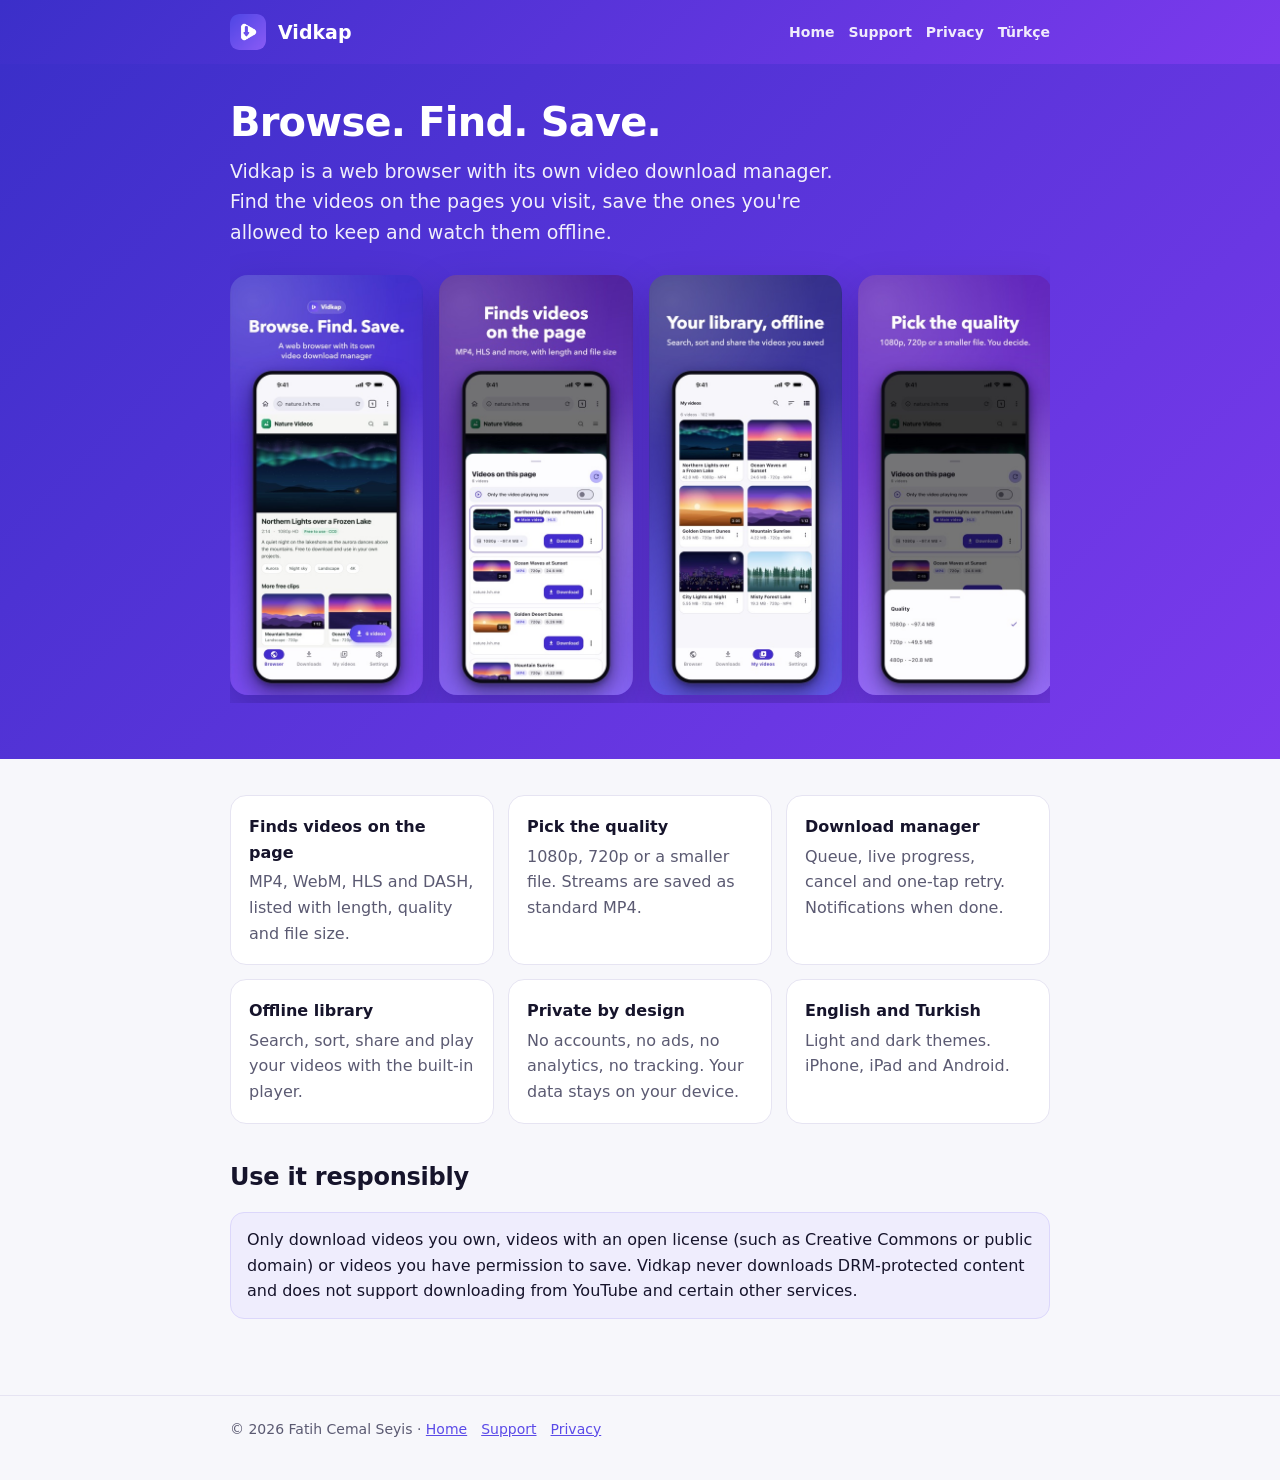
<file: index.html>
<!doctype html>
<html lang="en"><head><meta charset="utf-8"><meta name="viewport" content="width=device-width, initial-scale=1">
<title>Vidkap: browser & video download manager</title><link rel="icon" href="img/logo.png"><link rel="stylesheet" href="style.css"></head>
<body><header class="top"><div class="wrap"><img src="img/logo.png" alt=""><a class="name" href="index.html">Vidkap</a><span class="sp"></span>
<nav><a href="index.html">Home</a><a href="support.html">Support</a><a href="privacy.html">Privacy</a><a href="tr.html">Türkçe</a></nav></div></header>
<section class="hero"><div class="wrap"><h1>Browse. Find. Save.</h1><p>Vidkap is a web browser with its own video download manager. Find the videos on the pages you visit, save the ones you're allowed to keep and watch them offline.</p>

<div class="shots"><img src="img/shot-en-1.jpg" alt=""><img src="img/shot-en-2.jpg" alt=""><img src="img/shot-en-3.jpg" alt=""><img src="img/shot-en-4.jpg" alt=""><img src="img/shot-en-5.jpg" alt=""></div></div></section>
<main><div class="wrap"><div class="grid"><div class="card"><b>Finds videos on the page</b><span class="muted">MP4, WebM, HLS and DASH, listed with length, quality and file size.</span></div><div class="card"><b>Pick the quality</b><span class="muted">1080p, 720p or a smaller file. Streams are saved as standard MP4.</span></div><div class="card"><b>Download manager</b><span class="muted">Queue, live progress, cancel and one-tap retry. Notifications when done.</span></div><div class="card"><b>Offline library</b><span class="muted">Search, sort, share and play your videos with the built-in player.</span></div><div class="card"><b>Private by design</b><span class="muted">No accounts, no ads, no analytics, no tracking. Your data stays on your device.</span></div><div class="card"><b>English and Turkish</b><span class="muted">Light and dark themes. iPhone, iPad and Android.</span></div></div><h2>Use it responsibly</h2><p class="note">Only download videos you own, videos with an open license (such as Creative Commons or public domain) or videos you have permission to save. Vidkap never downloads DRM-protected content and does not support downloading from YouTube and certain other services.</p></div></main>
<footer><div class="wrap">© 2026 Fatih Cemal Seyis · <a href="index.html">Home</a><a href="support.html">Support</a><a href="privacy.html">Privacy</a></div></footer></body></html>
</file>
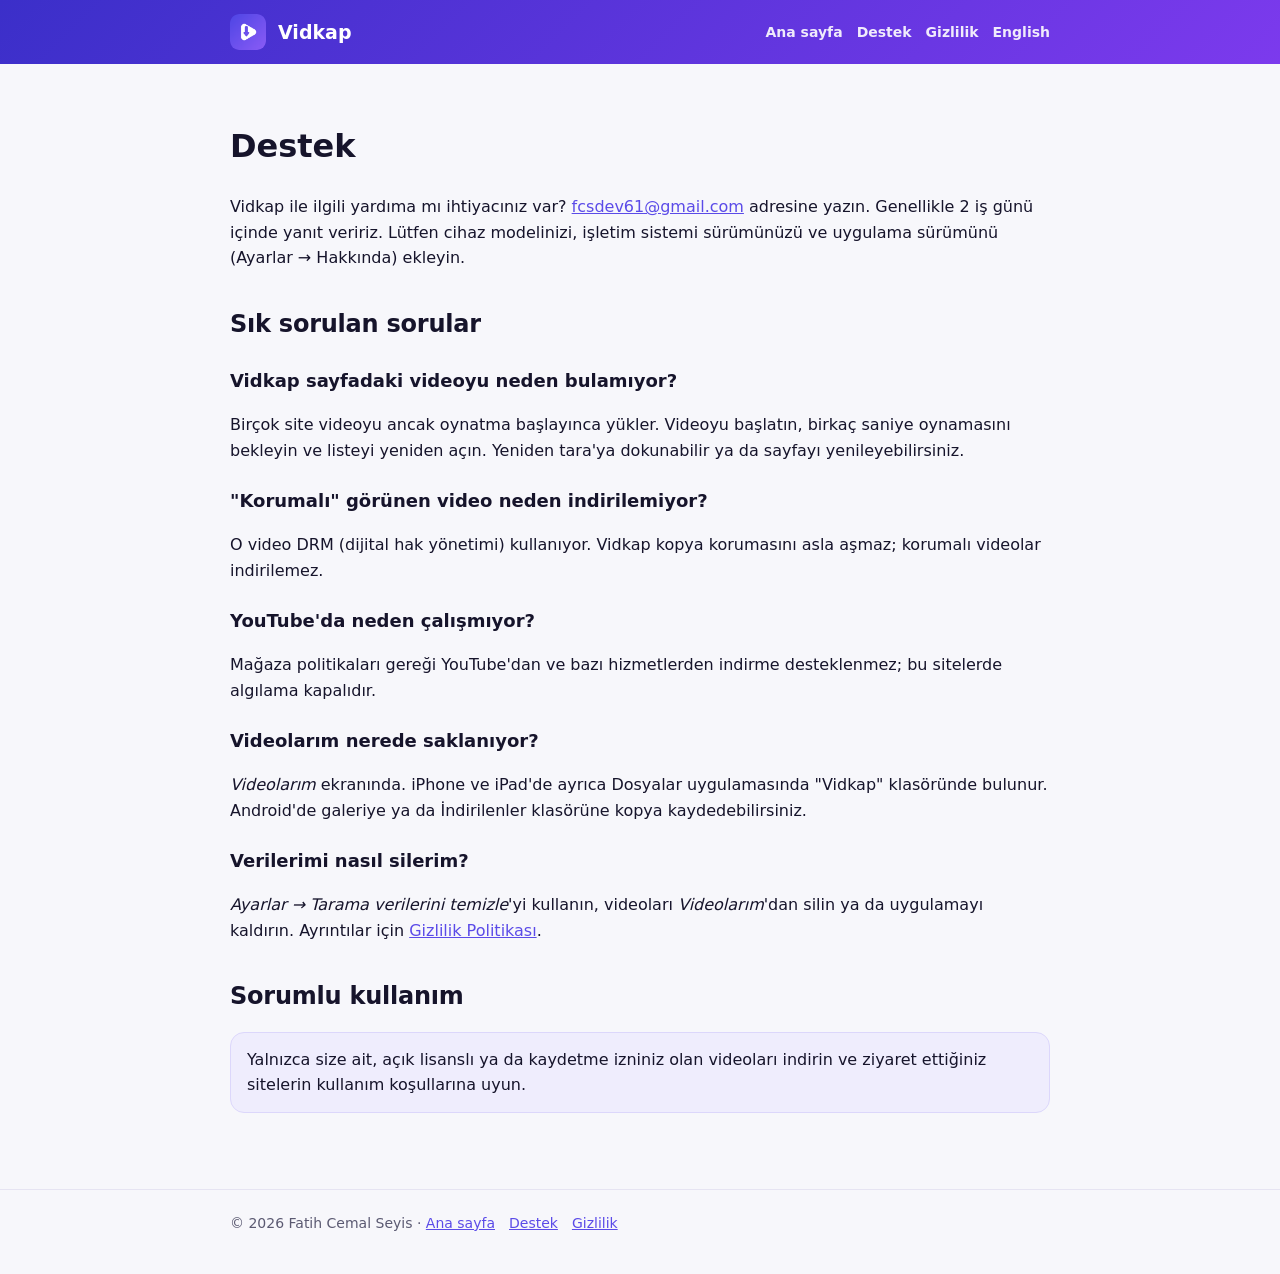
<file: destek.html>
<!doctype html>
<html lang="tr"><head><meta charset="utf-8"><meta name="viewport" content="width=device-width, initial-scale=1">
<title>Vidkap Destek</title><link rel="icon" href="img/logo.png"><link rel="stylesheet" href="style.css"></head>
<body><header class="top"><div class="wrap"><img src="img/logo.png" alt=""><a class="name" href="tr.html">Vidkap</a><span class="sp"></span>
<nav><a href="tr.html">Ana sayfa</a><a href="destek.html">Destek</a><a href="gizlilik.html">Gizlilik</a><a href="support.html">English</a></nav></div></header>
<main><div class="wrap">
<h1>Destek</h1><p>Vidkap ile ilgili yardıma mı ihtiyacınız var? <a href="mailto:fcsdev61@gmail.com">fcsdev61@gmail.com</a> adresine yazın.
Genellikle 2 iş günü içinde yanıt veririz. Lütfen cihaz modelinizi, işletim sistemi sürümünüzü ve uygulama sürümünü (Ayarlar → Hakkında) ekleyin.</p>
<h2>Sık sorulan sorular</h2>
<h3>Vidkap sayfadaki videoyu neden bulamıyor?</h3><p>Birçok site videoyu ancak oynatma başlayınca yükler. Videoyu başlatın, birkaç saniye
oynamasını bekleyin ve listeyi yeniden açın. Yeniden tara'ya dokunabilir ya da sayfayı yenileyebilirsiniz.</p>
<h3>"Korumalı" görünen video neden indirilemiyor?</h3><p>O video DRM (dijital hak yönetimi) kullanıyor. Vidkap kopya korumasını asla aşmaz;
korumalı videolar indirilemez.</p>
<h3>YouTube'da neden çalışmıyor?</h3><p>Mağaza politikaları gereği YouTube'dan ve bazı hizmetlerden indirme desteklenmez; bu sitelerde algılama
kapalıdır.</p>
<h3>Videolarım nerede saklanıyor?</h3><p><i>Videolarım</i> ekranında. iPhone ve iPad'de ayrıca Dosyalar uygulamasında "Vidkap" klasöründe
bulunur. Android'de galeriye ya da İndirilenler klasörüne kopya kaydedebilirsiniz.</p>
<h3>Verilerimi nasıl silerim?</h3><p><i>Ayarlar → Tarama verilerini temizle</i>'yi kullanın, videoları <i>Videolarım</i>'dan silin ya da uygulamayı
kaldırın. Ayrıntılar için <a href="gizlilik.html">Gizlilik Politikası</a>.</p>
<h2>Sorumlu kullanım</h2><p class="note">Yalnızca size ait, açık lisanslı ya da kaydetme izniniz olan videoları indirin ve ziyaret ettiğiniz
sitelerin kullanım koşullarına uyun.</p>
</div></main>
<footer><div class="wrap">© 2026 Fatih Cemal Seyis · <a href="tr.html">Ana sayfa</a><a href="destek.html">Destek</a><a href="gizlilik.html">Gizlilik</a></div></footer></body></html>
</file>
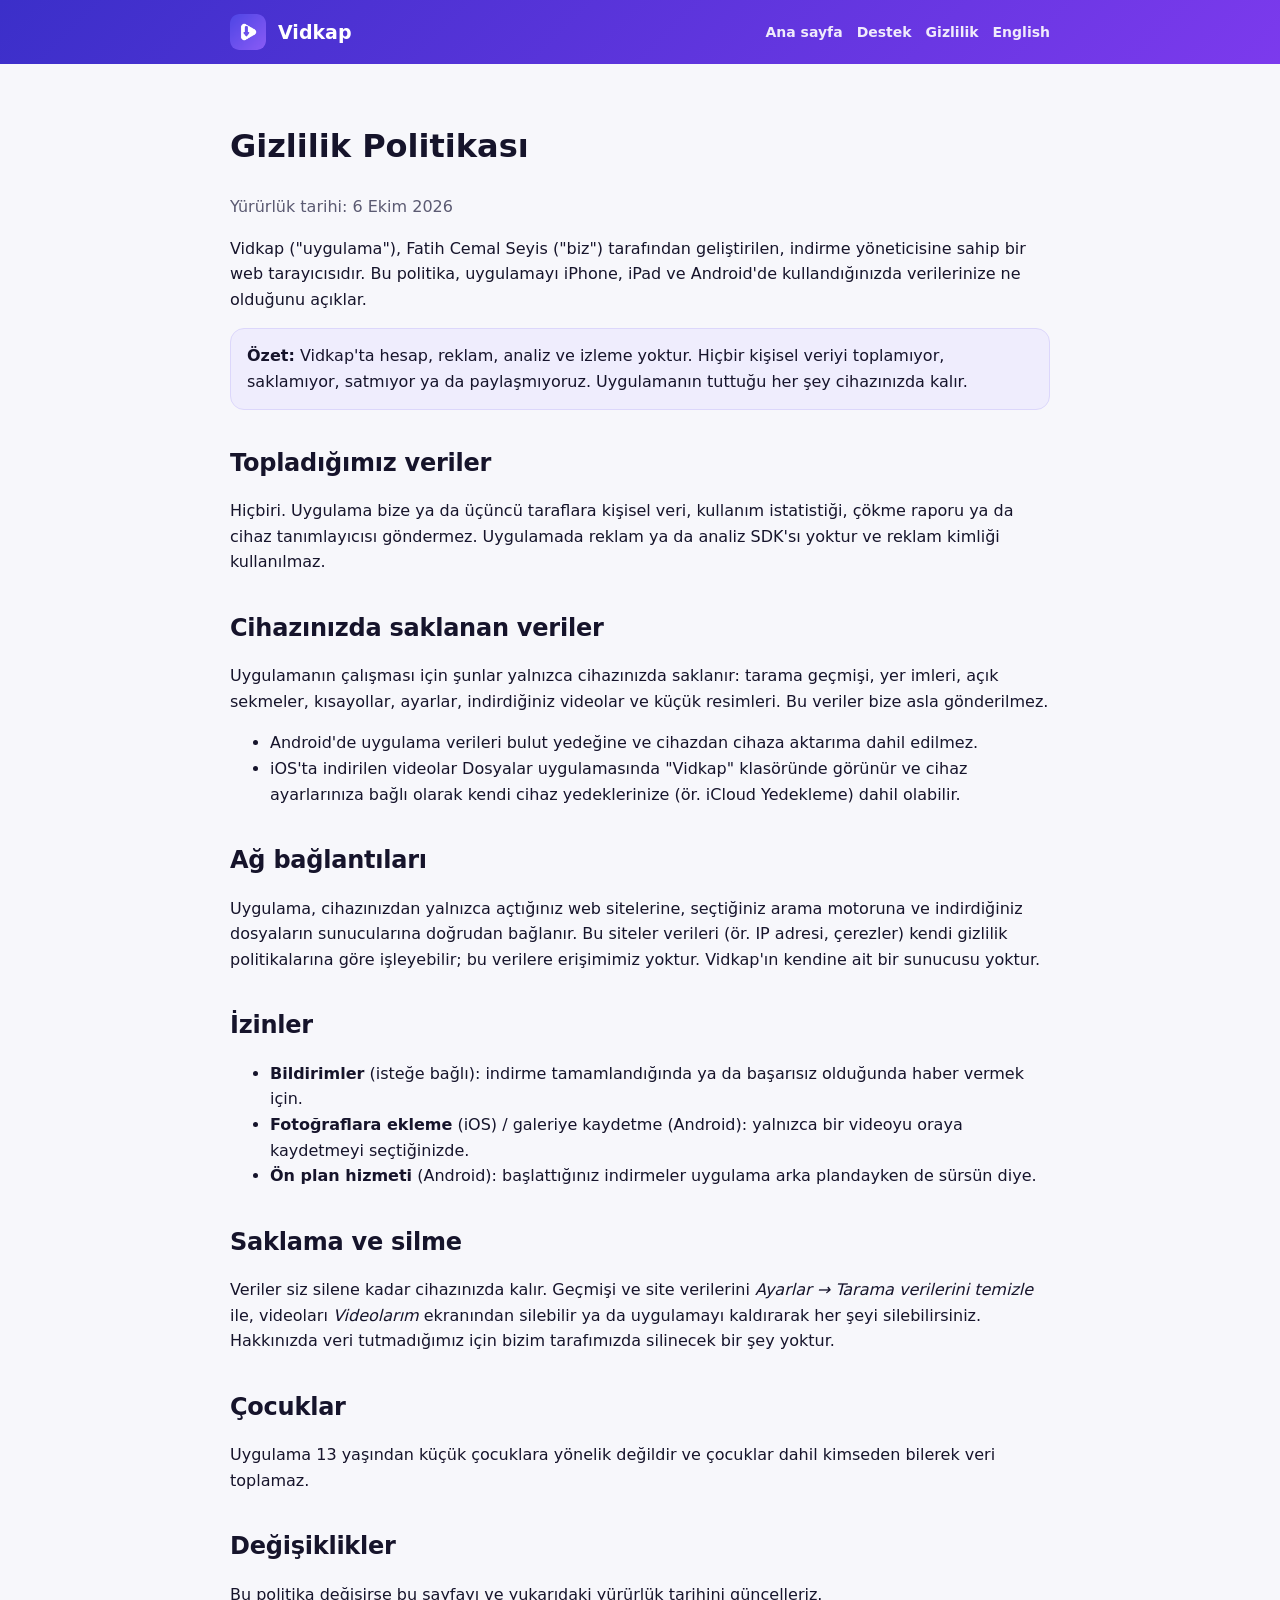
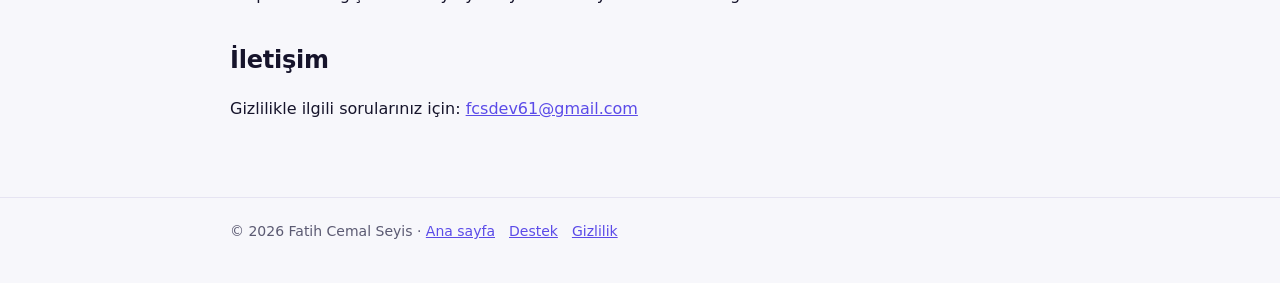
<file: gizlilik.html>
<!doctype html>
<html lang="tr"><head><meta charset="utf-8"><meta name="viewport" content="width=device-width, initial-scale=1">
<title>Vidkap Gizlilik Politikası</title><link rel="icon" href="img/logo.png"><link rel="stylesheet" href="style.css"></head>
<body><header class="top"><div class="wrap"><img src="img/logo.png" alt=""><a class="name" href="tr.html">Vidkap</a><span class="sp"></span>
<nav><a href="tr.html">Ana sayfa</a><a href="destek.html">Destek</a><a href="gizlilik.html">Gizlilik</a><a href="privacy.html">English</a></nav></div></header>
<main><div class="wrap">
<h1>Gizlilik Politikası</h1><p class="muted">Yürürlük tarihi: 6 Ekim 2026</p>
<p>Vidkap ("uygulama"), Fatih Cemal Seyis ("biz") tarafından geliştirilen, indirme yöneticisine sahip bir web tarayıcısıdır. Bu politika,
uygulamayı iPhone, iPad ve Android'de kullandığınızda verilerinize ne olduğunu açıklar.</p>
<div class="note"><b>Özet:</b> Vidkap'ta hesap, reklam, analiz ve izleme yoktur. Hiçbir kişisel veriyi toplamıyor, saklamıyor, satmıyor
ya da paylaşmıyoruz. Uygulamanın tuttuğu her şey cihazınızda kalır.</div>
<h2>Topladığımız veriler</h2><p>Hiçbiri. Uygulama bize ya da üçüncü taraflara kişisel veri, kullanım istatistiği, çökme raporu ya da cihaz
tanımlayıcısı göndermez. Uygulamada reklam ya da analiz SDK'sı yoktur ve reklam kimliği kullanılmaz.</p>
<h2>Cihazınızda saklanan veriler</h2><p>Uygulamanın çalışması için şunlar yalnızca cihazınızda saklanır: tarama geçmişi, yer imleri, açık
sekmeler, kısayollar, ayarlar, indirdiğiniz videolar ve küçük resimleri. Bu veriler bize asla gönderilmez.</p>
<ul><li>Android'de uygulama verileri bulut yedeğine ve cihazdan cihaza aktarıma dahil edilmez.</li>
<li>iOS'ta indirilen videolar Dosyalar uygulamasında "Vidkap" klasöründe görünür ve cihaz ayarlarınıza bağlı olarak kendi cihaz
yedeklerinize (ör. iCloud Yedekleme) dahil olabilir.</li></ul>
<h2>Ağ bağlantıları</h2><p>Uygulama, cihazınızdan yalnızca açtığınız web sitelerine, seçtiğiniz arama motoruna ve indirdiğiniz dosyaların
sunucularına doğrudan bağlanır. Bu siteler verileri (ör. IP adresi, çerezler) kendi gizlilik politikalarına göre işleyebilir; bu verilere
erişimimiz yoktur. Vidkap'ın kendine ait bir sunucusu yoktur.</p>
<h2>İzinler</h2><ul>
<li><b>Bildirimler</b> (isteğe bağlı): indirme tamamlandığında ya da başarısız olduğunda haber vermek için.</li>
<li><b>Fotoğraflara ekleme</b> (iOS) / galeriye kaydetme (Android): yalnızca bir videoyu oraya kaydetmeyi seçtiğinizde.</li>
<li><b>Ön plan hizmeti</b> (Android): başlattığınız indirmeler uygulama arka plandayken de sürsün diye.</li></ul>
<h2>Saklama ve silme</h2><p>Veriler siz silene kadar cihazınızda kalır. Geçmişi ve site verilerini <i>Ayarlar → Tarama verilerini
temizle</i> ile, videoları <i>Videolarım</i> ekranından silebilir ya da uygulamayı kaldırarak her şeyi silebilirsiniz. Hakkınızda veri
tutmadığımız için bizim tarafımızda silinecek bir şey yoktur.</p>
<h2>Çocuklar</h2><p>Uygulama 13 yaşından küçük çocuklara yönelik değildir ve çocuklar dahil kimseden bilerek veri toplamaz.</p>
<h2>Değişiklikler</h2><p>Bu politika değişirse bu sayfayı ve yukarıdaki yürürlük tarihini güncelleriz.</p>
<h2>İletişim</h2><p>Gizlilikle ilgili sorularınız için: <a href="mailto:fcsdev61@gmail.com">fcsdev61@gmail.com</a></p>
</div></main>
<footer><div class="wrap">© 2026 Fatih Cemal Seyis · <a href="tr.html">Ana sayfa</a><a href="destek.html">Destek</a><a href="gizlilik.html">Gizlilik</a></div></footer></body></html>
</file>
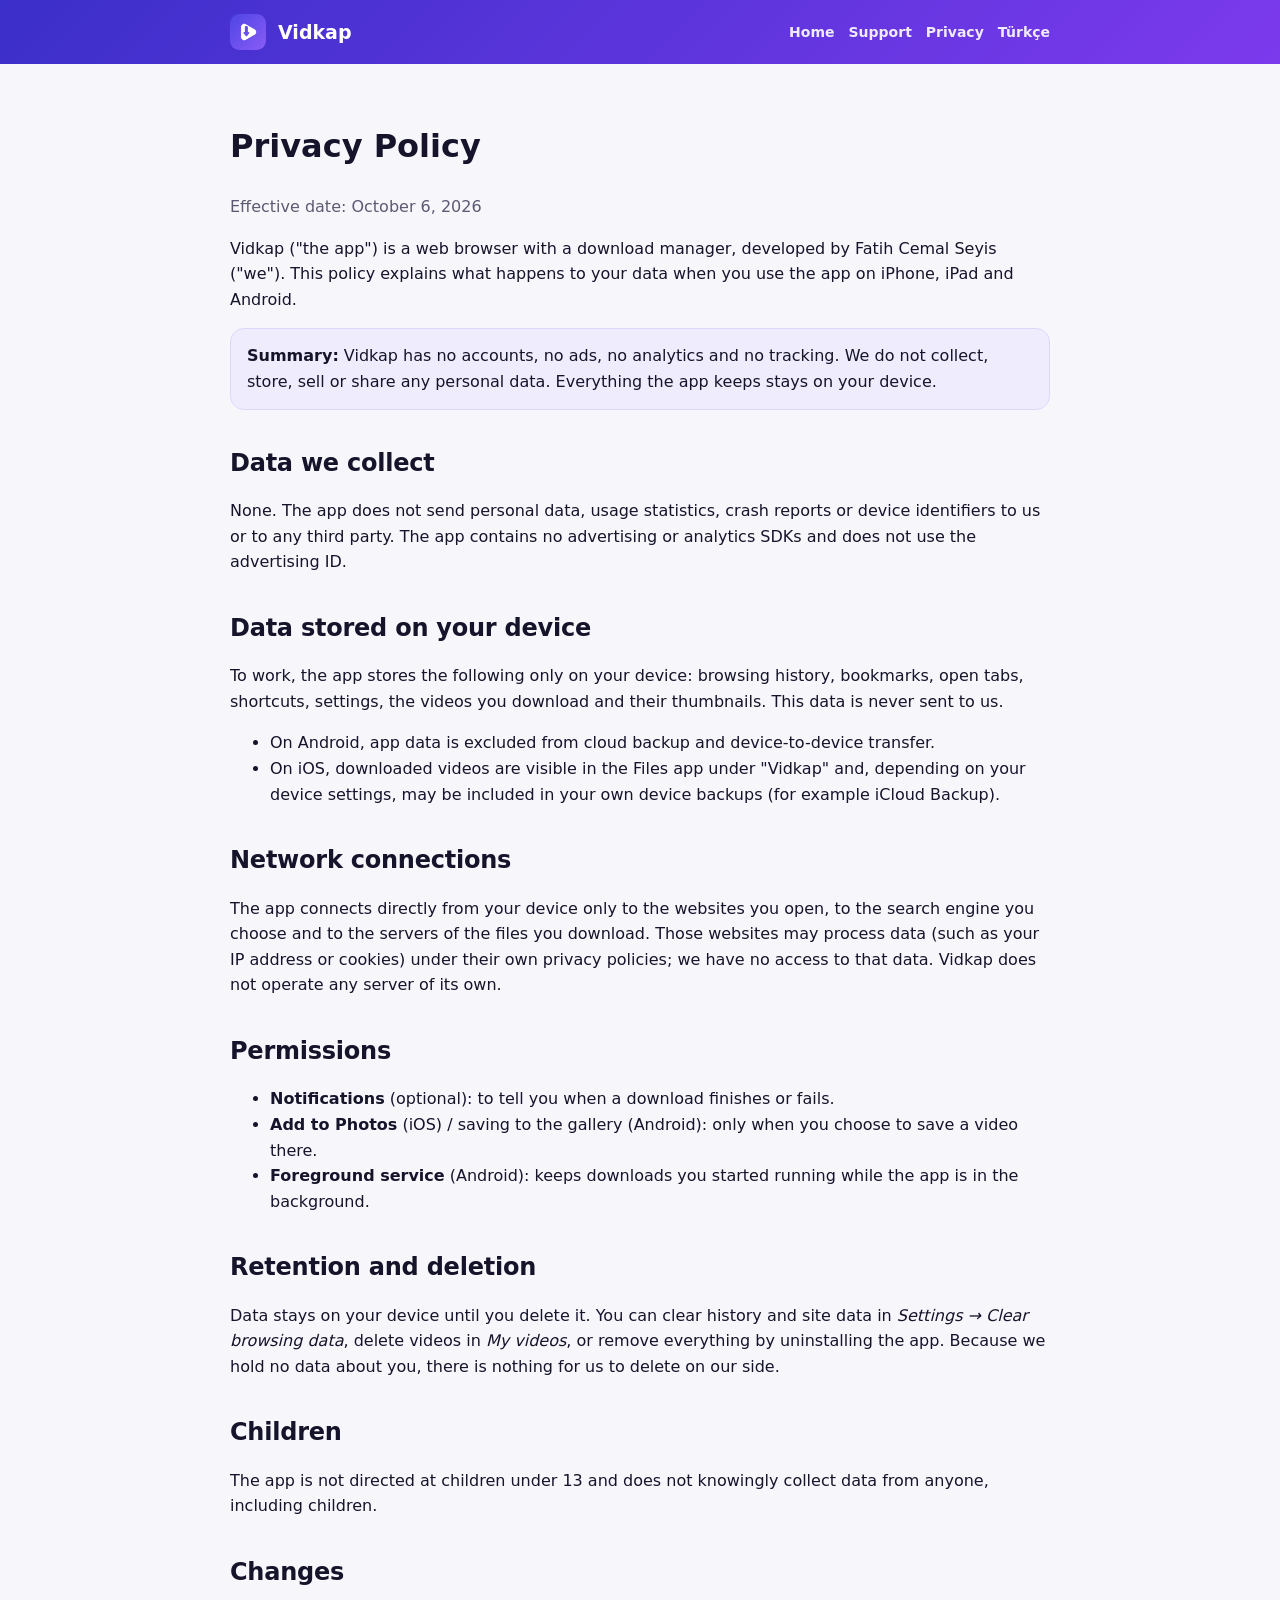
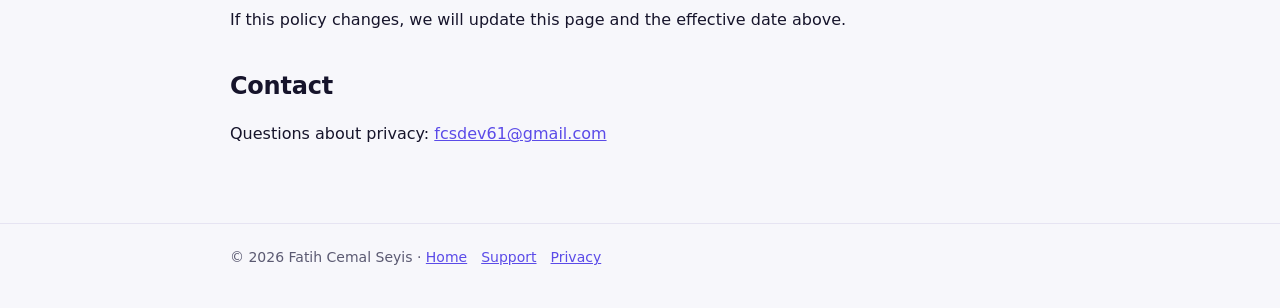
<file: privacy.html>
<!doctype html>
<html lang="en"><head><meta charset="utf-8"><meta name="viewport" content="width=device-width, initial-scale=1">
<title>Vidkap Privacy Policy</title><link rel="icon" href="img/logo.png"><link rel="stylesheet" href="style.css"></head>
<body><header class="top"><div class="wrap"><img src="img/logo.png" alt=""><a class="name" href="index.html">Vidkap</a><span class="sp"></span>
<nav><a href="index.html">Home</a><a href="support.html">Support</a><a href="privacy.html">Privacy</a><a href="gizlilik.html">Türkçe</a></nav></div></header>
<main><div class="wrap">
<h1>Privacy Policy</h1><p class="muted">Effective date: October 6, 2026</p>
<p>Vidkap ("the app") is a web browser with a download manager, developed by Fatih Cemal Seyis ("we"). This policy explains what
happens to your data when you use the app on iPhone, iPad and Android.</p>
<div class="note"><b>Summary:</b> Vidkap has no accounts, no ads, no analytics and no tracking. We do not collect, store, sell or
share any personal data. Everything the app keeps stays on your device.</div>
<h2>Data we collect</h2><p>None. The app does not send personal data, usage statistics, crash reports or device identifiers to us
or to any third party. The app contains no advertising or analytics SDKs and does not use the advertising ID.</p>
<h2>Data stored on your device</h2><p>To work, the app stores the following only on your device: browsing history, bookmarks, open
tabs, shortcuts, settings, the videos you download and their thumbnails. This data is never sent to us.</p>
<ul><li>On Android, app data is excluded from cloud backup and device-to-device transfer.</li>
<li>On iOS, downloaded videos are visible in the Files app under "Vidkap" and, depending on your device settings, may be included
in your own device backups (for example iCloud Backup).</li></ul>
<h2>Network connections</h2><p>The app connects directly from your device only to the websites you open, to the search engine you
choose and to the servers of the files you download. Those websites may process data (such as your IP address or cookies) under their
own privacy policies; we have no access to that data. Vidkap does not operate any server of its own.</p>
<h2>Permissions</h2><ul>
<li><b>Notifications</b> (optional): to tell you when a download finishes or fails.</li>
<li><b>Add to Photos</b> (iOS) / saving to the gallery (Android): only when you choose to save a video there.</li>
<li><b>Foreground service</b> (Android): keeps downloads you started running while the app is in the background.</li></ul>
<h2>Retention and deletion</h2><p>Data stays on your device until you delete it. You can clear history and site data in
<i>Settings → Clear browsing data</i>, delete videos in <i>My videos</i>, or remove everything by uninstalling the app. Because we
hold no data about you, there is nothing for us to delete on our side.</p>
<h2>Children</h2><p>The app is not directed at children under 13 and does not knowingly collect data from anyone, including children.</p>
<h2>Changes</h2><p>If this policy changes, we will update this page and the effective date above.</p>
<h2>Contact</h2><p>Questions about privacy: <a href="mailto:fcsdev61@gmail.com">fcsdev61@gmail.com</a></p>
</div></main>
<footer><div class="wrap">© 2026 Fatih Cemal Seyis · <a href="index.html">Home</a><a href="support.html">Support</a><a href="privacy.html">Privacy</a></div></footer></body></html>
</file>
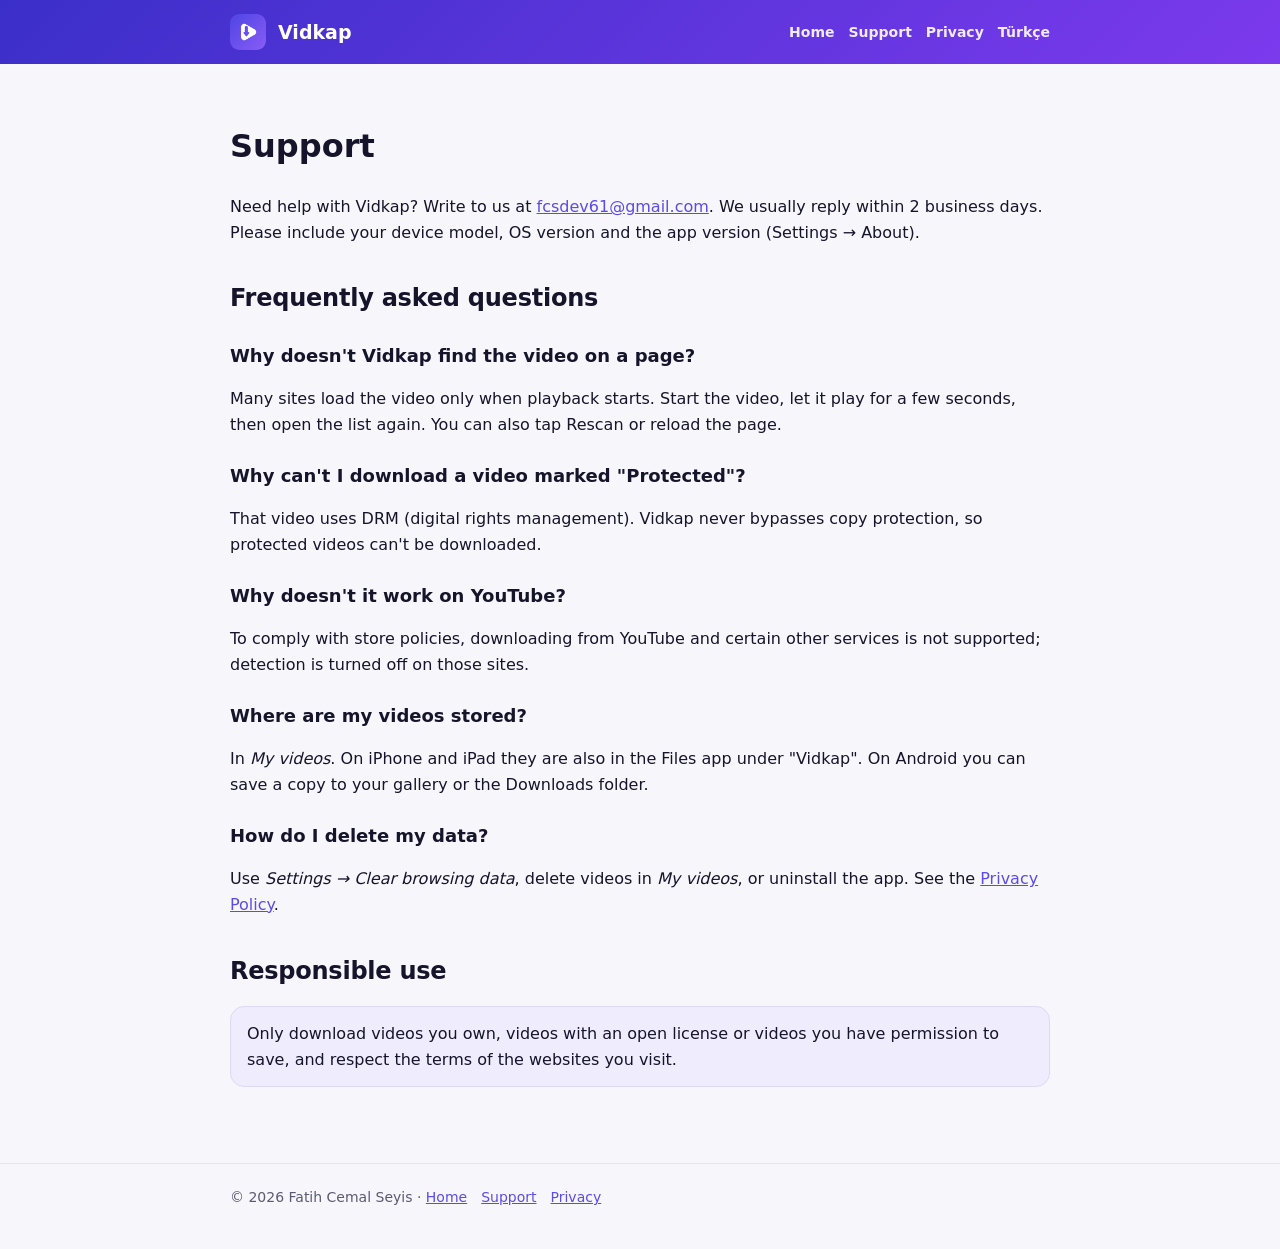
<file: support.html>
<!doctype html>
<html lang="en"><head><meta charset="utf-8"><meta name="viewport" content="width=device-width, initial-scale=1">
<title>Vidkap Support</title><link rel="icon" href="img/logo.png"><link rel="stylesheet" href="style.css"></head>
<body><header class="top"><div class="wrap"><img src="img/logo.png" alt=""><a class="name" href="index.html">Vidkap</a><span class="sp"></span>
<nav><a href="index.html">Home</a><a href="support.html">Support</a><a href="privacy.html">Privacy</a><a href="destek.html">Türkçe</a></nav></div></header>
<main><div class="wrap">
<h1>Support</h1><p>Need help with Vidkap? Write to us at <a href="mailto:fcsdev61@gmail.com">fcsdev61@gmail.com</a>. We usually reply within
2 business days. Please include your device model, OS version and the app version (Settings → About).</p>
<h2>Frequently asked questions</h2>
<h3>Why doesn't Vidkap find the video on a page?</h3><p>Many sites load the video only when playback starts. Start the video, let it
play for a few seconds, then open the list again. You can also tap Rescan or reload the page.</p>
<h3>Why can't I download a video marked "Protected"?</h3><p>That video uses DRM (digital rights management). Vidkap never bypasses copy
protection, so protected videos can't be downloaded.</p>
<h3>Why doesn't it work on YouTube?</h3><p>To comply with store policies, downloading from YouTube and certain other services is not
supported; detection is turned off on those sites.</p>
<h3>Where are my videos stored?</h3><p>In <i>My videos</i>. On iPhone and iPad they are also in the Files app under "Vidkap". On Android you
can save a copy to your gallery or the Downloads folder.</p>
<h3>How do I delete my data?</h3><p>Use <i>Settings → Clear browsing data</i>, delete videos in <i>My videos</i>, or uninstall the app. See the
<a href="privacy.html">Privacy Policy</a>.</p>
<h2>Responsible use</h2><p class="note">Only download videos you own, videos with an open license or videos you have permission to save,
and respect the terms of the websites you visit.</p>
</div></main>
<footer><div class="wrap">© 2026 Fatih Cemal Seyis · <a href="index.html">Home</a><a href="support.html">Support</a><a href="privacy.html">Privacy</a></div></footer></body></html>
</file>
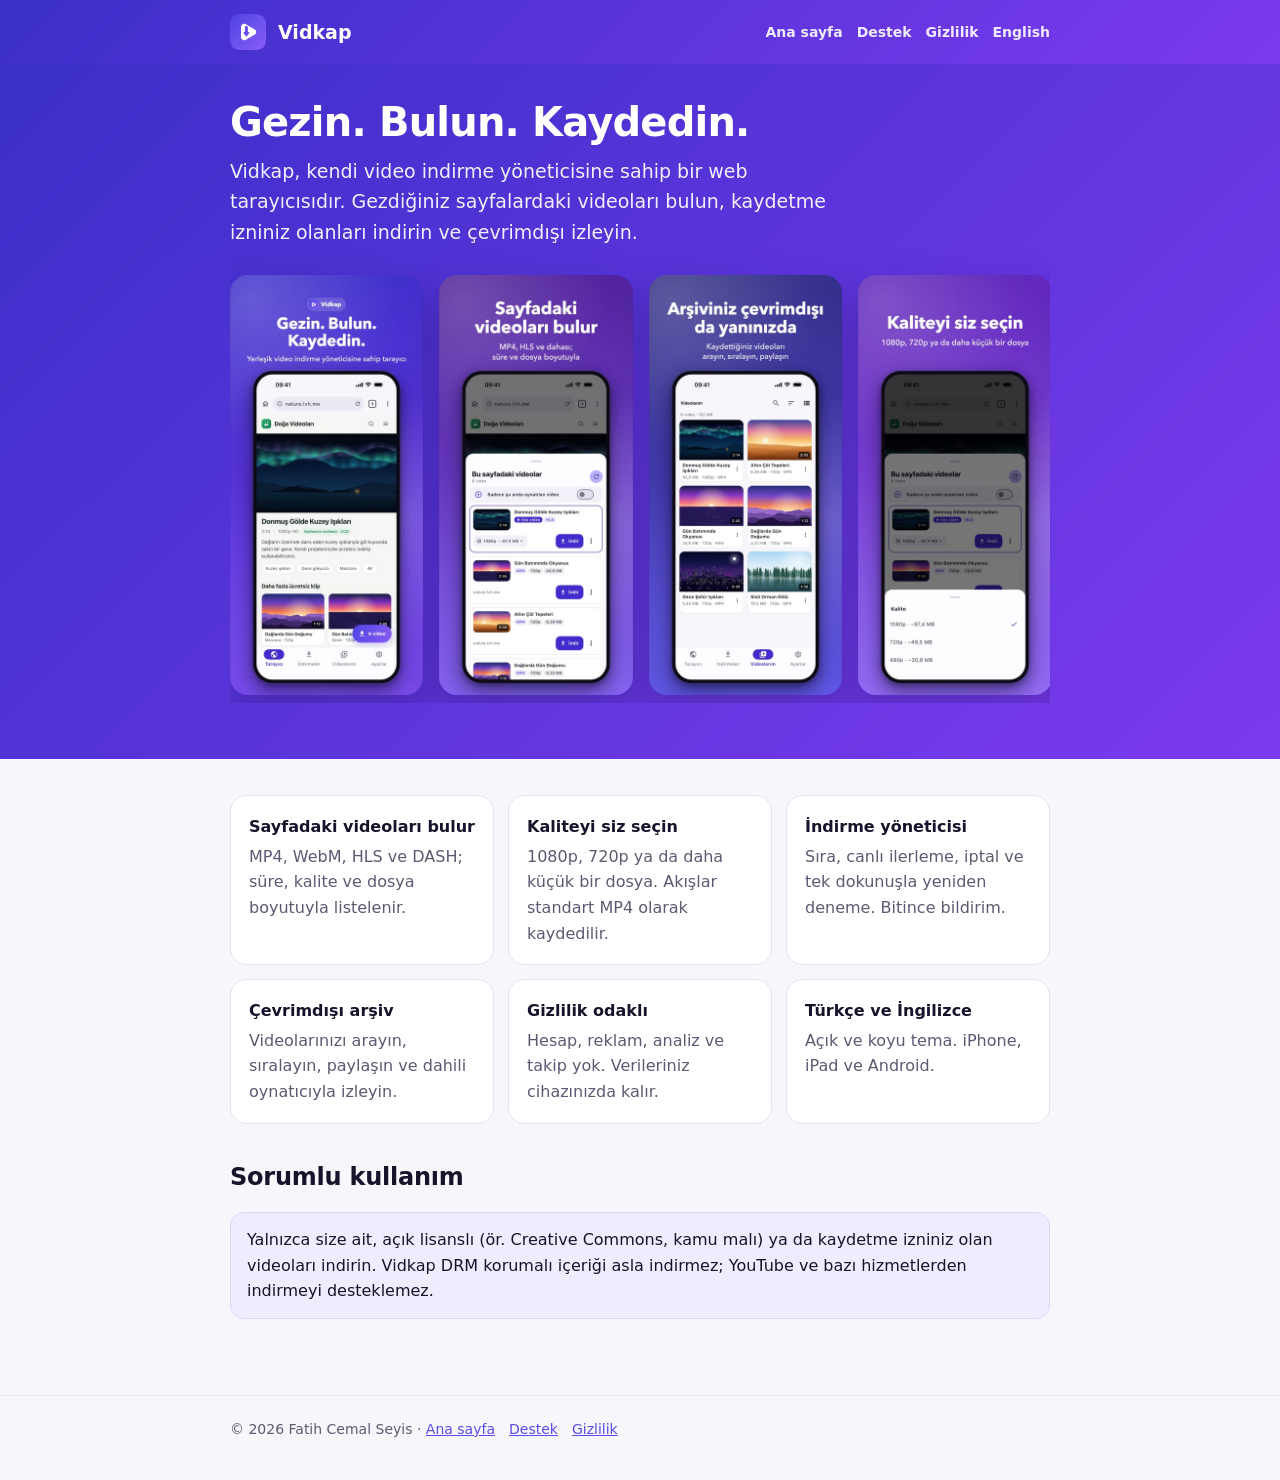
<file: tr.html>
<!doctype html>
<html lang="tr"><head><meta charset="utf-8"><meta name="viewport" content="width=device-width, initial-scale=1">
<title>Vidkap: tarayıcı ve video indirme yöneticisi</title><link rel="icon" href="img/logo.png"><link rel="stylesheet" href="style.css"></head>
<body><header class="top"><div class="wrap"><img src="img/logo.png" alt=""><a class="name" href="tr.html">Vidkap</a><span class="sp"></span>
<nav><a href="tr.html">Ana sayfa</a><a href="destek.html">Destek</a><a href="gizlilik.html">Gizlilik</a><a href="index.html">English</a></nav></div></header>
<section class="hero"><div class="wrap"><h1>Gezin. Bulun. Kaydedin.</h1><p>Vidkap, kendi video indirme yöneticisine sahip bir web tarayıcısıdır. Gezdiğiniz sayfalardaki videoları bulun, kaydetme izniniz olanları indirin ve çevrimdışı izleyin.</p>

<div class="shots"><img src="img/shot-tr-1.jpg" alt=""><img src="img/shot-tr-2.jpg" alt=""><img src="img/shot-tr-3.jpg" alt=""><img src="img/shot-tr-4.jpg" alt=""><img src="img/shot-tr-5.jpg" alt=""></div></div></section>
<main><div class="wrap"><div class="grid"><div class="card"><b>Sayfadaki videoları bulur</b><span class="muted">MP4, WebM, HLS ve DASH; süre, kalite ve dosya boyutuyla listelenir.</span></div><div class="card"><b>Kaliteyi siz seçin</b><span class="muted">1080p, 720p ya da daha küçük bir dosya. Akışlar standart MP4 olarak kaydedilir.</span></div><div class="card"><b>İndirme yöneticisi</b><span class="muted">Sıra, canlı ilerleme, iptal ve tek dokunuşla yeniden deneme. Bitince bildirim.</span></div><div class="card"><b>Çevrimdışı arşiv</b><span class="muted">Videolarınızı arayın, sıralayın, paylaşın ve dahili oynatıcıyla izleyin.</span></div><div class="card"><b>Gizlilik odaklı</b><span class="muted">Hesap, reklam, analiz ve takip yok. Verileriniz cihazınızda kalır.</span></div><div class="card"><b>Türkçe ve İngilizce</b><span class="muted">Açık ve koyu tema. iPhone, iPad ve Android.</span></div></div><h2>Sorumlu kullanım</h2><p class="note">Yalnızca size ait, açık lisanslı (ör. Creative Commons, kamu malı) ya da kaydetme izniniz olan videoları indirin. Vidkap DRM korumalı içeriği asla indirmez; YouTube ve bazı hizmetlerden indirmeyi desteklemez.</p></div></main>
<footer><div class="wrap">© 2026 Fatih Cemal Seyis · <a href="tr.html">Ana sayfa</a><a href="destek.html">Destek</a><a href="gizlilik.html">Gizlilik</a></div></footer></body></html>
</file>
<file: style.css>
:root{--ink:#16142b;--muted:#5b5a72;--line:#e6e4f2;--bg:#f7f7fb;--card:#fff;--brand:#5b4be8;--brand2:#8b5cf6}
*{box-sizing:border-box}
html,body{margin:0;background:var(--bg);color:var(--ink);font:16px/1.6 -apple-system,system-ui,"Segoe UI",Roboto,sans-serif;-webkit-text-size-adjust:100%}
a{color:var(--brand)}
.wrap{max-width:860px;margin:0 auto;padding:0 20px}
header.top{background:linear-gradient(135deg,#3b2fc9,#7c3aed);color:#fff}
header.top .wrap{display:flex;align-items:center;gap:12px;padding-top:14px;padding-bottom:14px}
header.top img{width:36px;height:36px;border-radius:9px}
header.top .name{font-weight:750;font-size:19px;color:#fff;text-decoration:none}
header.top .sp{flex:1}
header.top nav a{color:#fff;opacity:.9;text-decoration:none;font-weight:600;font-size:14px;margin-left:14px}
.hero{background:linear-gradient(135deg,#3b2fc9,#7c3aed);color:#fff;padding:36px 0 56px}
.hero h1{font-size:40px;line-height:1.1;margin:0 0 12px;letter-spacing:-.02em}
.hero p{font-size:19px;opacity:.92;margin:0;max-width:620px}
.shots{display:flex;gap:16px;overflow-x:auto;padding:28px 0 8px;scroll-snap-type:x mandatory}
.shots img{height:420px;border-radius:18px;box-shadow:0 18px 40px rgba(20,10,60,.25);scroll-snap-align:start}
.stores{display:flex;gap:12px;flex-wrap:wrap;margin-top:22px}
.stores a{display:inline-block;background:#fff;color:#3b2fc9;font-weight:700;text-decoration:none;padding:11px 18px;border-radius:12px}
main{padding:36px 0 20px}
h2{font-size:24px;margin:34px 0 10px;letter-spacing:-.01em}
h3{font-size:18px;margin:24px 0 6px}
.grid{display:grid;grid-template-columns:repeat(auto-fit,minmax(230px,1fr));gap:14px}
.card{background:var(--card);border:1px solid var(--line);border-radius:16px;padding:18px}
.card b{display:block;margin-bottom:4px}
.note{background:#efedfd;border:1px solid #dcd7fb;border-radius:14px;padding:14px 16px}
.muted{color:var(--muted)}
footer{border-top:1px solid var(--line);margin-top:40px;padding:22px 0 40px;color:var(--muted);font-size:14px}
footer a{margin-right:14px}
@media (max-width:600px){.hero h1{font-size:31px}.shots img{height:340px}}
</file>
